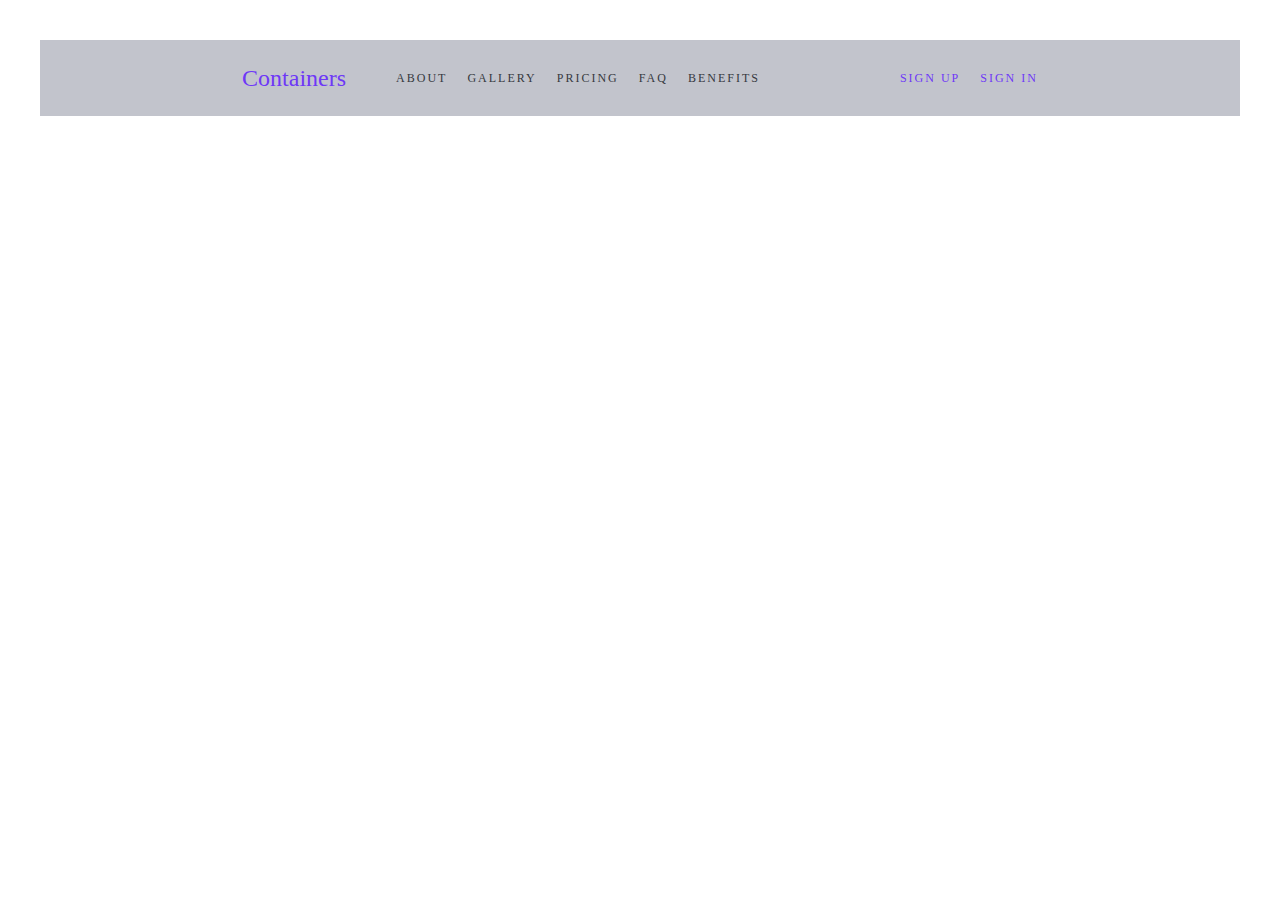
<file: classwork/index.html>
<!DOCTYPE html>
<html lang="en">
<head>
    <meta charset="UTF-8">
    <meta http-equiv="X-UA-Compatible" content="IE=edge">
    <meta name="viewport" content="width=device-width, initial-scale=1.0">
    <link rel="stylesheet" href="./style.css">
    <title>Document</title>
</head>
<body>
    <header class="header">
        <link rel="stylesheet" href="https://cdnjs.cloudflare.com/ajax/libs/font-awesome/6.2.1/css/all.min.css" integrity="sha512-MV7K8+y+gLIBoVD59lQIYicR65iaqukzvf/nwasF0nqhPay5w/9lJmVM2hMDcnK1OnMGCdVK+iQrJ7lzPJQd1w==" crossorigin="anonymous" referrerpolicy="no-referrer" />
        <h1 class="header__h1">Containers</h1>
        <ul class="header__ul">
            <li class="header__li"><a href="#About">ABOUT</a><i class="fa-solid fa-caret-down"></i></li>
            <li class="header__li"><a href="#Gallery">GALLERY</a></li>
            <li class="header__li"><a href="#Pricing">PRICING</a></li>
            <li class="header__li"><a href="#FAQ">FAQ</a></li>
            <li class="header__li"><a href="#Benefits">BENEFITS</a></li>
        </ul>
        <div class="icon">
            <i class="fa-brands fa-twitter"></i>
            <i class="fa-brands fa-instagram"></i>
            <i class="fa-brands fa-facebook"></i>
        </div>
        <ul class="header__ul2">
            <li class="header__li2"><a href="#">SIGN UP</a></li>
            <li class="header__li2"><a href="#">SIGN IN</a></li>
        </ul>
    </header>
</body>
</html>
</file>
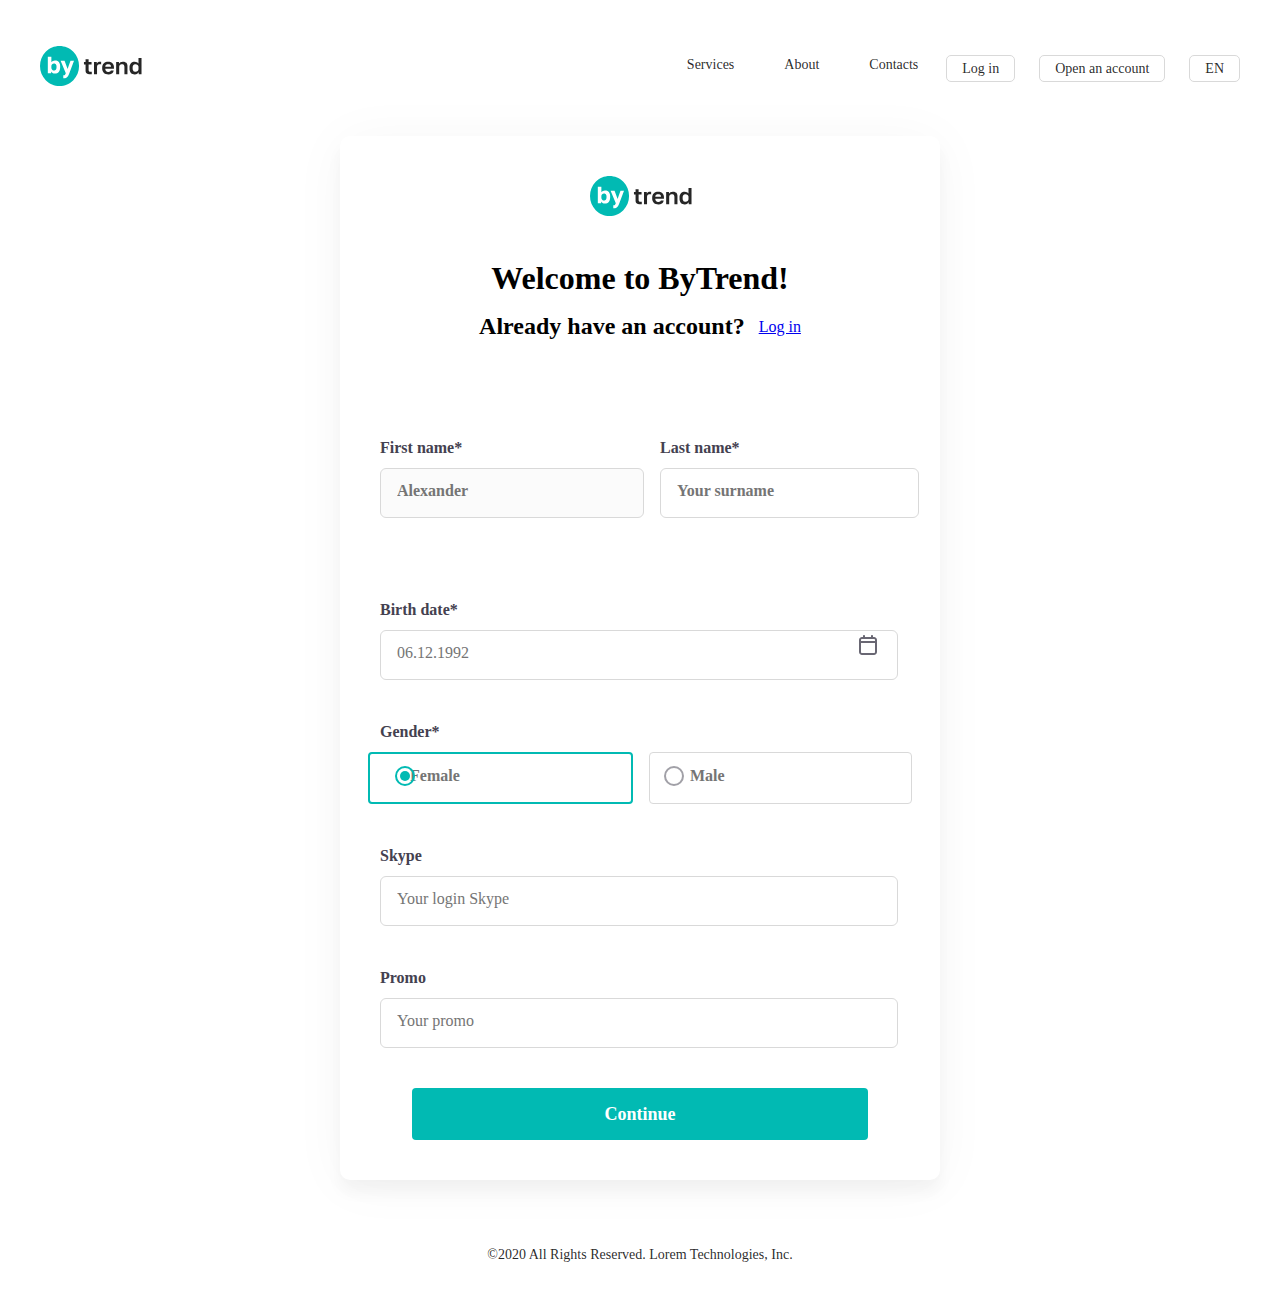
<file: practice/index.html>
<!DOCTYPE html>
<html lang="en">
<head>
    <meta charset="UTF-8">
    <meta http-equiv="X-UA-Compatible" content="IE=edge">
    <meta name="viewport" content="width=device-width, initial-scale=1.0">
    <title>practice work</title>
    <link rel="stylesheet" href="./css/style.css">
</head>
<body>
    <div class="firststep">
        <header>
            <div class="header__image">
            <img class="header__img" src="./image/logo.svg" alt="">
            </div>
            <div class="header__box">
            <ul class="header__ul">
                <li class="header__li"><a href="Services">Services</a></li>
                <li class="header__li"><a href="About ">About </a></li>
                <li class="header__li"><a href="Contacts">Contacts</a></li>
            </ul>
            <ul class="header__ul2">
                <li class="header__li2">
                    <button class="header__button"><a href="http://127.0.0.1:5500/practice/index.html">Log in</a></button>
                </li>
                <li class="header__li2">
                    <button class="header__button"> <a href="http://127.0.0.1:5500/practice/index2.html"> Open an account</a></button>
                </li>
                <li class="header__li2">
                    <button class="header__button"><a href="http://127.0.0.1:5500/practice/index3.html">EN</a></button>
                </li>
            </ul>
            </div>
        </header>
        <div class="bytrend">
            <div class="trend">
            <img class="trend__img" src="./image/logo.svg" alt="">
            <h1 class="trend__h1">Welcome to ByTrend!</h1>
            </div>
            <div class="trend2">
                <h2 class="trend__h2">Already have an account?</h2>
                <a class="trend__a" href="#">Log in</a>
            </div>
            <form>
                <div class="form-box">
                <div class="form1">
                <label class="form1__label" for="">First name*</label>
                <input class="form1__input" type="text" placeholder="Alexander">
                </div>
                <div class="form2">
                <label class="form2__label" for="">Last name*</label>
                <input class="form2__input" type="text" placeholder="Your surname">
                </div>
                </div>
                <div class="form-box2">
                    <div class="form3a">
                        <label class="form3__label" for="">Birth date*</label>
                    </div>
                    <div class="form3b">
                        <input class="form3__input" type="datetime" placeholder="06.12.1992">
                        <img class="form3__img" src="./image/Date 16 - 24px.svg" alt="">
                    </div>
                </div>
                <div class="form-box3">
                    <div class="form4">
                        <label class="form4__label" for="">Gender*</label>
                    </div>
                </div>
                <div class="form-box4">
                    <div class="form5">
                        <input class="form5__input1" type="text" placeholder="Female">
                        <img class="form5__img1" src="./image/Ellipse 1.svg" alt="">
                        <img class="form5__img2" src="./image/Ellipse 2.svg" alt="">
                        <input class="form5__input2" type="text" placeholder="Male">
                        <img class="form5__img3" src="./image/Ellipse 3.svg" alt="">
                    </div>
                </div>
                <div class="form-box5">
                    <div class="form5a">
                    <label class="form-box5__label" for="">Skype</label>
                    </div>
                    <div class="form5b">
                    <input class="form-box5__input" type="text" placeholder="Your login Skype">
                    </div>
                </div>
                <div class="form-box6">
                    <div class="form6a">
                    <label class="form-box6__label" for="">Promo</label>
                    </div>
                    <div class="form6b">
                    <input class="form-box6__input" type="text" placeholder="Your promo">
                    </div>
                </div>
                <div class="button">
                    <link rel="stylesheet" href="https://cdnjs.cloudflare.com/ajax/libs/font-awesome/6.2.1/css/all.min.css" integrity="sha512-MV7K8+y+gLIBoVD59lQIYicR65iaqukzvf/nwasF0nqhPay5w/9lJmVM2hMDcnK1OnMGCdVK+iQrJ7lzPJQd1w==" crossorigin="anonymous" referrerpolicy="no-referrer" />
                    <button class="button__b" type="button">Continue <i class="fa-solid fa-arrow-right"></i> </button>
                </div>
            </form>
        </div>
        <div class="theend">
            <h1 class="theend__h1">
                ©2020 All Rights Reserved. Lorem Technologies, Inc.
            </h1>
        </div>
    </div>
</body>
</html>
</file>
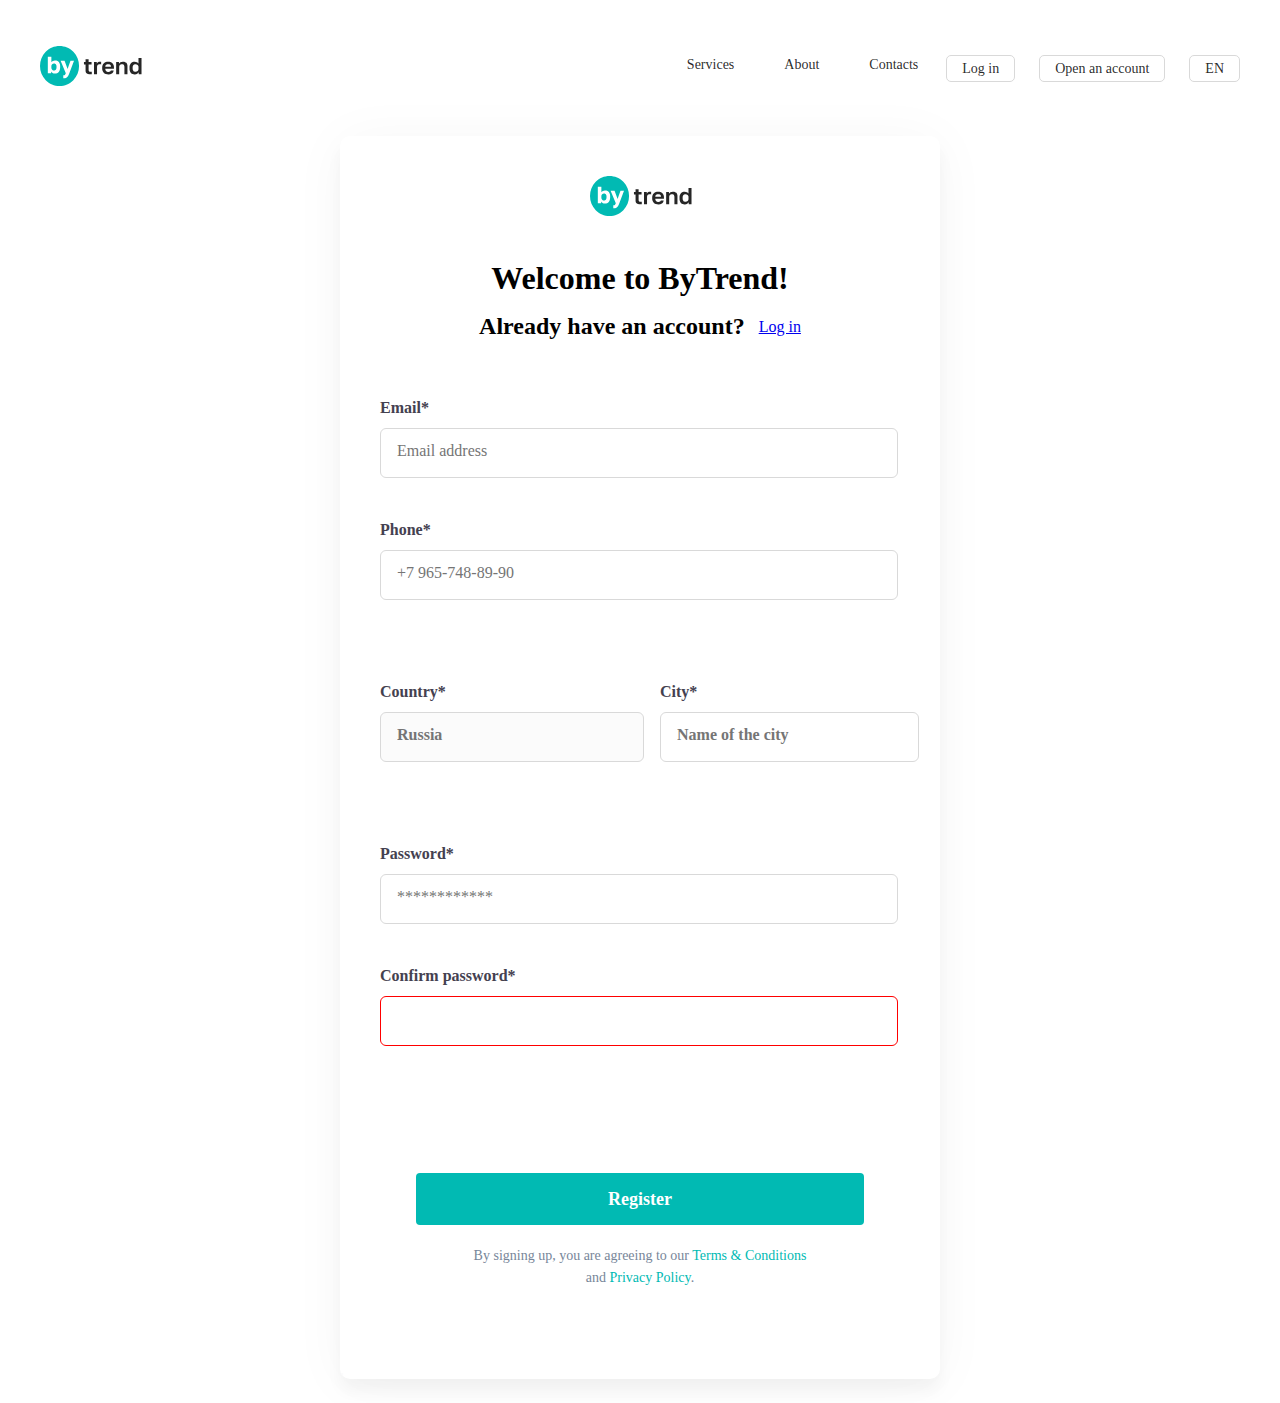
<file: practice/index2.html>
<!DOCTYPE html>
<html lang="en">
<head>
    <meta charset="UTF-8">
    <meta http-equiv="X-UA-Compatible" content="IE=edge">
    <meta name="viewport" content="width=device-width, initial-scale=1.0">
    <title>step2</title>
    <link rel="stylesheet" href="./css/style2.css">
</head>
<body>
    <div class="secondstep">
        <header>
            <div class="header__image">
            <img class="header__img" src="./image/logo.svg" alt="">
            </div>
            <div class="header__box">
            <ul class="header__ul">
                <li class="header__li"><a href="Services">Services</a></li>
                <li class="header__li"><a href="About ">About </a></li>
                <li class="header__li"><a href="Contacts">Contacts</a></li>
            </ul>
            <ul class="header__ul2">
                <li class="header__li2">
                    <button class="header__button"><a href="http://127.0.0.1:5500/practice/index.html">Log in</a></button>
                </li>
                <li class="header__li2">
                    <button class="header__button"> <a href="http://127.0.0.1:5500/practice/index2.html"> Open an account</a></button>
                </li>
                <li class="header__li2">
                    <button class="header__button"><a href="http://127.0.0.1:5500/practice/index3.html">EN</a></button>
                </li>
            </ul>
            </div>
        </header>
        <div class="bytrend">
                <div class="trend">
                <img class="trend__img" src="./image/logo.svg" alt="">
                <h1 class="trend__h1">Welcome to ByTrend!</h1>
                </div>
                <div class="trend2">
                    <h2 class="trend__h2">Already have an account?</h2>
                    <a class="trend__a" href="#">Log in</a>
                </div>
                <form>
                    <div class="form-box">
                    <div class="forma">
                        <label class="forma__label" for="">Email*</label>
                    </div>
                    <div class="formb">
                        <input class="formb__input" type="email" placeholder="Email address">
                    </div>
                    </div>
                    <div class="form-box1">
                    <div class="form1a">
                        <label class="form1a__label" for="">Phone*</label>
                    </div>
                    <div class="form1b">
                        <input class="form1b__input" type="text" placeholder="+7 965-748-89-90">
                    </div>
                    </div>
                    <div class="form-box2">
                        <div class="form2">
                            <link rel="stylesheet" href="https://cdnjs.cloudflare.com/ajax/libs/font-awesome/6.2.1/css/all.min.css" integrity="sha512-MV7K8+y+gLIBoVD59lQIYicR65iaqukzvf/nwasF0nqhPay5w/9lJmVM2hMDcnK1OnMGCdVK+iQrJ7lzPJQd1w==" crossorigin="anonymous" referrerpolicy="no-referrer" />
                        <label class="form2__label" for="">Country*</label>
                        <input class="form2__input" type="text" placeholder="Russia">
                        <i class="fa-solid fa-chevron-down"></i>
                        </div>
                        <div class="form2-a">
                        <label class="form2-a__label" for="">City*</label>
                        <input class="form2-a__input" type="text" placeholder="Name of the city">
                        </div>
                        </div>
                        <div class="form-box3">
                            <div class="form3a">
                                <link rel="stylesheet" href="https://cdnjs.cloudflare.com/ajax/libs/font-awesome/6.2.1/css/all.min.css" integrity="sha512-MV7K8+y+gLIBoVD59lQIYicR65iaqukzvf/nwasF0nqhPay5w/9lJmVM2hMDcnK1OnMGCdVK+iQrJ7lzPJQd1w==" crossorigin="anonymous" referrerpolicy="no-referrer" />
                                <i class="fa-regular fa-eye"></i>
                                <label class="form3a__label" for="">Password*</label>
                            </div>
                            <div class="form3b">
                                <input class="form3b__input" type="password" placeholder="************">
                            </div>
                            </div>
                        <div class="form-box4">
                            <div class="form4a">
                                <label class="form3a__label" for="">Confirm password*</label>
                            </div>
                            <div class="form4b">
                                <input class="form4b__input" type="password">
                            </div>
                            </div>
                            <div class="button">
                                <button class="button__b" type="button">Register</button>
                            </div>
                            <div class="theend">
                                <h1 class="theend__h1">
                                    By signing up, you are agreeing to our <span style="color: #01BAB3;">Terms & Conditions</span> <br> and <span style="color: #01BAB3;">Privacy Policy</span>.
                                </h1>
                            </div>
                            <p>.</p>
                </form>
            </div>
        </div>
    </div>
</body>
</html>
</file>
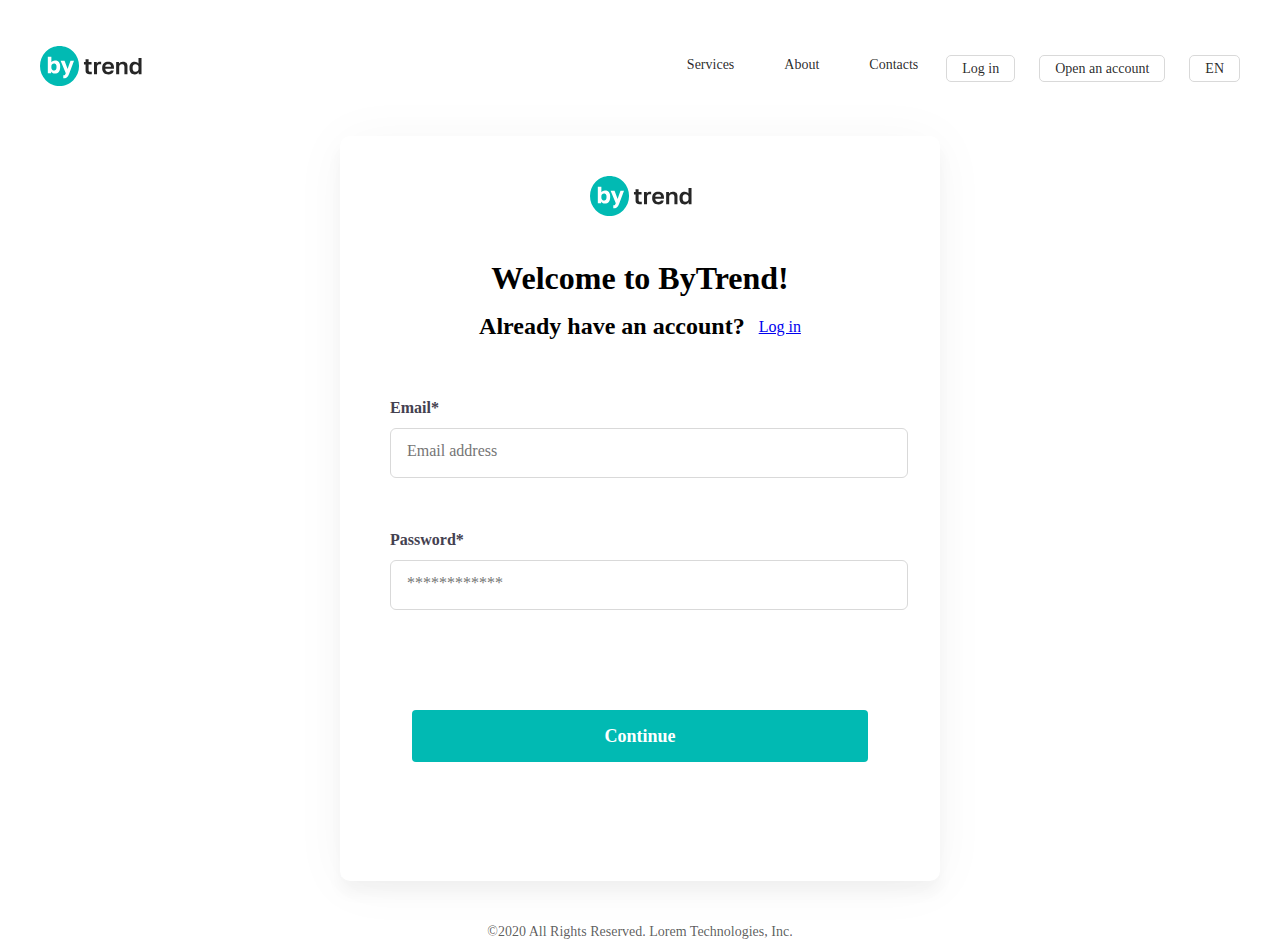
<file: practice/index3.html>
<!DOCTYPE html>
<html lang="en">
<head>
    <meta charset="UTF-8">
    <meta http-equiv="X-UA-Compatible" content="IE=edge">
    <meta name="viewport" content="width=device-width, initial-scale=1.0">
    <title>step 3</title>
    <link rel="stylesheet" href="./css/style3.css">
</head>
<body>
    <div class="thirdstep">
        <header>
            <div class="header__image">
            <img class="header__img" src="./image/logo.svg" alt="">
            </div>
            <div class="header__box">
            <ul class="header__ul">
                <li class="header__li"><a href="Services">Services</a></li>
                <li class="header__li"><a href="About ">About </a></li>
                <li class="header__li"><a href="Contacts">Contacts</a></li>
            </ul>
            <ul class="header__ul2">
                <li class="header__li2">
                    <button class="header__button"><a href="http://127.0.0.1:5500/practice/index.html">Log in</a></button>
                </li>
                <li class="header__li2">
                    <button class="header__button"> <a href="http://127.0.0.1:5500/practice/index2.html"> Open an account</a></button>
                </li>
                <li class="header__li2">
                    <button class="header__button"><a href="http://127.0.0.1:5500/practice/index3.html">EN</a></button>
                </li>
            </ul>
            </div>
        </header>
        <div class="bytrend">
                 <div class="trend">
                <img class="trend__img" src="./image/logo.svg" alt="">
                <h1 class="trend__h1">Welcome to ByTrend!</h1>
                </div>
                <div class="trend2">
                    <h2 class="trend__h2">Already have an account?</h2>
                    <a class="trend__a" href="#">Log in</a>
                </div>
                <form>
                    <div class="form-box">
                        <div class="forma">
                            <label class="forma__label" for="">Email*</label>
                        </div>
                        <div class="formb">
                            <input class="formb__input" type="email" placeholder="Email address">
                        </div>
                        </div>
                        <div class="form-box3">
                            <div class="form3a">
                                <link rel="stylesheet" href="https://cdnjs.cloudflare.com/ajax/libs/font-awesome/6.2.1/css/all.min.css" integrity="sha512-MV7K8+y+gLIBoVD59lQIYicR65iaqukzvf/nwasF0nqhPay5w/9lJmVM2hMDcnK1OnMGCdVK+iQrJ7lzPJQd1w==" crossorigin="anonymous" referrerpolicy="no-referrer" />
                                <i class="fa-regular fa-eye"></i>
                                <label class="form3a__label" for="">Password*</label>
                            </div>
                            <div class="form3b">
                                <input class="form3b__input" type="password" placeholder="************">
                            </div>
                        </div>
                        <div class="button">
                            <link rel="stylesheet" href="https://cdnjs.cloudflare.com/ajax/libs/font-awesome/6.2.1/css/all.min.css" integrity="sha512-MV7K8+y+gLIBoVD59lQIYicR65iaqukzvf/nwasF0nqhPay5w/9lJmVM2hMDcnK1OnMGCdVK+iQrJ7lzPJQd1w==" crossorigin="anonymous" referrerpolicy="no-referrer" />
                            <button class="button__b" type="button">Continue <i class="fa-solid fa-arrow-right"></i> </button>
                        </div>
                        <div class="theend">
                            <p>.</p>
                        </div>
                </form>
        </div>
        <div class="end">
            <p class="end">
                ©2020 All Rights Reserved. Lorem Technologies, Inc.
            </p>
        </div>
    </div>
</body>
</html>
</file>
<file: classwork/style.css>
*{
    margin: 0;
    padding: 0;
    box-sizing: border-box;
}
:root{
    --color-lavender: #6E38F7;
    --color-grey: #363940;
}
.header{
    width: 1200px;
    height: 76px;
    margin: 40px auto;
    display: flex;
    align-items: center;
    justify-content: center;
    gap: 50px;
    background-color: #c2c4cc;
}
.header__h1{
    font-family: 'Rubik';
    font-style: normal;
    font-weight: 500;
    font-size: 24px;
    line-height: 28px;
    color: var(--color-lavender);
}
.header__ul{
    display: flex;
    gap: 20px;
    list-style: none;
}
.header__li{
    text-decoration: none;
}
.header__li a{
    font-family: 'Rubik';
    font-style: normal;
    font-weight: 500;
    font-size: 12px;
    line-height: 20px;
    color: var(--color-grey);
    text-decoration: none;
    letter-spacing: 2px;
}
.icon{
    display: flex;
    gap: 20px;
    cursor: pointer;
}
.header__ul2{
    display: flex;
    gap: 20px;
    list-style: none;
}
.header__li2 a{
    font-family: 'Rubik';
    font-style: normal;
    font-weight: 500;
    font-size: 12px;
    line-height: 20px;
    letter-spacing: 2px;
    color: var(--color-lavender);
    text-decoration: none;
}
</file>
<file: practice/css/style.css>
*{
    margin: 0;
    padding: 0;
    box-sizing: border-box;
}
:root{
    --color-black: #000000d9;
    --color-black-yellow: yellow;
    --color-f: #FFFFFF;
    --color-fb: #FBFBFB;
    --color-d: #D9D9D9;
    --color-4: #444150;
    --color-01: #01BAB3;
}
.firststeep{
    width: 1200px;
    outline: none;
}
header{
    width: 1200px;
    height: 56px;
    margin: 40px auto;
    display: flex;
    align-items: center;
    justify-content: space-between;
}
.header__box{
    display: flex;
    gap: 28px;
}
.header__ul{
    display: flex;
    gap: 50px;
    list-style: none;
}
.header__ul2{
    display: flex;
    gap: 24px;
    list-style: none;
}
.header__li a{
    text-decoration: none;
    font-family: '?????';
    font-style: normal;
    font-weight: 400;
    font-size: 14px;
    line-height: 14px;
    color: var(--color-black);
}
.header__li2{
    border: 1px solid var(--color-d);
    border-radius: 5px;
}
.header__button{
    border: none;
    background-color: transparent;
    padding: 5px 15px;
}
.header__li2 .header__button a{
    font-family: '?????';
    font-style: normal;
    font-weight: 400;
    font-size: 14px;
    line-height: 14px;
    color: var(--color-black);
    background-color: transparent;
    cursor: pointer;
    text-decoration: none;
}
.header__li a:hover{
    color: var(--color-black-yellow);
}
.header__li2 button a:hover{
    transition: all 0.5s;
    color: var(--color-black-yellow);
}
.bytrend{
    width: 600px;
    background: var(--color-f);
    box-shadow: 0px 12px 16px rgba(0, 0, 0, 0.04), 0px 4px 56px rgba(0, 0, 0, 0.04);
    border-radius: 10px;
    margin: 24px auto;
}
.trend__img{
    padding: 40px 250px;
}
.trend__h1{
    text-align: center;
}
.trend2{
    margin-top: 16px;
    margin-bottom: 56px;
    display: flex;
    align-items: center;
    justify-content: center;
    gap: 14px;
}   
.form-box{
    display: flex;
    padding: 40px;
}
.form1{
    display: flex;
    flex-wrap: wrap;
    row-gap: 8px;
}
.form1__label{
    font-family: 'Segoe UI';
    font-style: normal;
    font-weight: 600;
    font-size: 16px;
    line-height: 24px;
    color: var(--color-4);
}
.form1__input{
    margin-right: 16px;
    padding: 10px 40px 14px 16px;
    font-family: 'Segoe UI';
    font-style: normal;
    font-weight: 600;
    font-size: 16px;
    line-height: 24px;
    color: var(--color-black);
    background: var(--color-fb);
    border: 1px solid var(--color-d);
    border-radius: 6px;
}
.form2{
    display: flex;
    flex-wrap: wrap;
    row-gap: 8px;
}
.form2__label{
    font-family: 'Segoe UI';
    font-style: normal;
    font-weight: 600;
    font-size: 16px;
    line-height: 24px;
    color: var(--color-4);
}
.form2__input{
    padding: 10px 35px 14px 16px;
    font-family: 'Segoe UI';
    font-style: normal;
    font-weight: 600;
    font-size: 16px;
    line-height: 24px;
    color: var(--color-black);
    border: 1px solid var(--color-d);
    border-radius: 6px;
}
.form-box2{
    margin: 40px;
    position: relative;
}
.form3__label{
    font-family: 'Segoe UI';
    font-style: normal;
    font-weight: 600;
    font-size: 16px;
    line-height: 24px;
    color: var(--color-4);
}
.form3__input{
    margin-top: 8px;
    padding: 10px 300px 14px 16px;
    background: var(--color-f);
    border: 1px solid #D9D9D9;
    border-radius: 6px;
    font-family: '?????';
    font-style: normal;
    font-weight: 400;
    font-size: 16px;
    line-height: 24px;
    color: #444150;
}
.form3__img{
    position: absolute;
    right: 20px;
    top: 35px;
}
.form4__label{
    font-family: 'Segoe UI';
    font-style: normal;
    font-weight: 600;
    font-size: 16px;
    line-height: 24px;
    color: var(--color-4);
}
.form-box3{
    margin-left: 40px;
    margin-bottom: 8px;
}
.form5{
    display: flex;
    justify-content: center;
    gap: 16px;
    position: relative;
}
.form5__img1{
    position: absolute;
    left: 60px;
    top: 19px;
}
.form5__img2{
    position: absolute;
    left: 55px;
    top: 14px;
}
.form5__img3{
    position: absolute;
    right: 256px;
    top: 14px;
}
.form5__input1{
    padding: 10px 15px 14px 40px;
    font-family: 'Segoe UI';
    font-style: normal;
    font-weight: 600;
    font-size: 16px;
    line-height: 24px;
    background: var(--color-f);
    border: 2px solid var(--color-01);
    border-radius: 4px;
}
.form5__input2{
    padding: 10px 15px 14px 40px;
    font-family: 'Segoe UI';
    font-style: normal;
    font-weight: 600;
    font-size: 16px;
    line-height: 24px;
    color: var(--color-4);
    background: var(--color-f);
    border: 1px solid var(--color-d);
    border-radius: 4px;
}
.form-box5{
    margin: 40px;
}
.form-box5__label{  
    margin-top: 24px;
    font-family: 'Segoe UI';
    font-style: normal;
    font-weight: 600;
    font-size: 16px;
    line-height: 24px;
    color: var(--color-4);
}
.form-box5__input{
    margin-top: 8px;
    padding: 10px 300px 14px 16px;
    font-family: '?????';
    font-style: normal;
    font-weight: 400;
    font-size: 16px;
    line-height: 24px;
    color: var(--color-4);
    background: var(--color-f);
    border: 1px solid var(--color-d);
    border-radius: 6px;
}
.form-box6{
    margin: 40px;
}
.form-box6__label{
    margin-top: 24px;
    font-family: 'Segoe UI';
    font-style: normal;
    font-weight: 600;
    font-size: 16px;
    line-height: 24px;
    color: var(--color-4);
}
.form-box6__input{
    margin-top: 8px;
    padding: 10px 300px 14px 16px;
    font-family: '?????';
    font-style: normal;
    font-weight: 400;
    font-size: 16px;
    line-height: 24px;
    color: var(--color-4);
    background: var(--color-f);
    border: 1px solid var(--color-d);
    border-radius: 6px;
}
.button{
    display: flex;
    justify-content: center;
    margin-top: 24px;
}
.button__b{
    margin-bottom: 40px;
    padding: 12px 190px;
    background: var(--color-01);
    border-radius: 4px;
    font-family: 'Segoe UI';
    font-style: normal;
    font-weight: 600;
    font-size: 18px;
    line-height: 24px;
    text-align: center;
    color: #FFFFFF;
    border-color: transparent;
}
.theend__h1{
    margin-top: 64px;
    margin-bottom: 25px;
    font-family: '?????';
    font-style: normal;
    font-weight: 400;
    font-size: 14px;
    line-height: 22px;
    text-align: center;
    color: var(--color-black);
}
</file>
<file: practice/css/style2.css>
*{
    margin: 0;
    padding: 0;
    box-sizing: border-box;
}
:root{
    --color-black: #000000d9;
    --color-black-yellow: yellow;
    --color-f: #FFFFFF;
    --color-fb: #FBFBFB;
    --color-d: #D9D9D9;
    --color-4: #444150;
    --color-01: #01BAB3;
    --color-77: #778699
}
.secondsteep{
    width: 1200px;
}
header{
    width: 1200px;
    height: 56px;
    margin: 40px auto;
    display: flex;
    align-items: center;
    justify-content: space-between;
}
.header__box{
    display: flex;
    gap: 28px;
}
.header__ul{
    display: flex;
    gap: 50px;
    list-style: none;
}
.header__ul2{
    display: flex;
    gap: 24px;
    list-style: none;
}
.header__li a{
    text-decoration: none;
    font-family: '?????';
    font-style: normal;
    font-weight: 400;
    font-size: 14px;
    line-height: 14px;
    color: var(--color-black);
}
.header__li2{
    border: 1px solid var(--color-d);
    border-radius: 5px;
}
.header__button{
    border: none;
    background-color: transparent;
    padding: 5px 15px;
}
.header__li2 .header__button a{
    font-family: '?????';
    font-style: normal;
    font-weight: 400;
    font-size: 14px;
    line-height: 14px;
    color: var(--color-black);
    background-color: transparent;
    cursor: pointer;
    text-decoration: none;
}
.header__li a:hover{
    color: var(--color-black-yellow);
}
.header__li2 button a:hover{
    transition: all 0.5s;
    color: var(--color-black-yellow);
}
.bytrend{
    width: 600px;
    background: var(--color-f);
    box-shadow: 0px 12px 16px rgba(0, 0, 0, 0.04), 0px 4px 56px rgba(0, 0, 0, 0.04);
    border-radius: 10px;
    margin: 24px auto;
}
.trend__img{
    padding: 40px 250px;
}
.trend__h1{
    text-align: center;
}
.trend2{
    margin-top: 16px;
    margin-bottom: 56px;
    display: flex;
    align-items: center;
    justify-content: center;
    gap: 14px;
}   
.form-box{
    margin: 40px;
    position: relative;
}
.forma__label{
    font-family: 'Segoe UI';
    font-style: normal;
    font-weight: 600;
    font-size: 16px;
    line-height: 24px;
    color: var(--color-4);
}
.formb__input{
    margin-top: 8px;
    padding: 10px 300px 14px 16px;
    background: var(--color-f);
    border: 1px solid #D9D9D9;
    border-radius: 6px;
    font-family: '?????';
    font-style: normal;
    font-weight: 400;
    font-size: 16px;
    line-height: 24px;
    color: #444150;
    outline: none;
}
.form-box1{
    margin: 40px;
    position: relative;
}
.form1a__label{
    font-family: 'Segoe UI';
    font-style: normal;
    font-weight: 600;
    font-size: 16px;
    line-height: 24px;
    color: var(--color-4);
}
.form1b__input{
    margin-top: 8px;
    padding: 10px 300px 14px 16px;
    background: var(--color-f);
    border: 1px solid #D9D9D9;
    border-radius: 6px;
    font-family: '?????';
    font-style: normal;
    font-weight: 400;
    font-size: 16px;
    line-height: 24px;
    color: #444150;
    outline: none;
}
.form-box2{
    display: flex;
    padding: 40px;
}
.form2{
    display: flex;
    flex-wrap: wrap;
    row-gap: 8px;
    position: relative;
}
.form2__label{
    font-family: 'Segoe UI';
    font-style: normal;
    font-weight: 600;
    font-size: 16px;
    line-height: 24px;
    color: var(--color-4);
}
.form2__input{
    margin-right: 16px;
    padding: 10px 40px 14px 16px;
    font-family: 'Segoe UI';
    font-style: normal;
    font-weight: 600;
    font-size: 16px;
    line-height: 24px;
    color: var(--color-black);
    background: var(--color-fb);
    border: 1px solid var(--color-d);
    border-radius: 6px;
    outline: none;
}
.form2-a{
    display: flex;
    flex-wrap: wrap;
    row-gap: 8px;
}
.form2-a__label{
    font-family: 'Segoe UI';
    font-style: normal;
    font-weight: 600;
    font-size: 16px;
    line-height: 24px;
    color: var(--color-4);
}
.form2-a__input{
    padding: 10px 35px 14px 16px;
    font-family: 'Segoe UI';
    font-style: normal;
    font-weight: 600;
    font-size: 16px;
    line-height: 24px;
    color: var(--color-black);
    border: 1px solid var(--color-d);
    border-radius: 6px;
    outline: none;
}
.form2 i{
    position: absolute;
    left: 220px;
    top: 50px;
}
.form-box3{
    margin: 40px;
    position: relative;
}
.form3a__label{
    font-family: 'Segoe UI';
    font-style: normal;
    font-weight: 600;
    font-size: 16px;
    line-height: 24px;
    color: var(--color-4);
}
.form3b__input{
    margin-top: 8px;
    padding: 10px 300px 14px 16px;
    background: var(--color-f);
    border: 1px solid var(--color-d);
    border-radius: 6px;
    font-family: '?????';
    font-style: normal;
    font-weight: 400;
    font-size: 16px;
    line-height: 24px;
    color: #444150;
    outline: none;
}
.form3a i{
    position: absolute;
    right: 30px;
    top: 50px;
}
.form-box4{
    margin: 40px;
    position: relative;
}
.form4a__label{
    font-family: 'Segoe UI';
    font-style: normal;
    font-weight: 600;
    font-size: 16px;
    line-height: 24px;
    color: var(--color-4);
}
.form4b__input{
    margin-top: 8px;
    padding: 10px 300px 14px 16px;
    background: var(--color-f);
    border: 1px solid red;
    border-radius: 6px;
    font-family: '?????';
    font-style: normal;
    font-weight: 400;
    font-size: 16px;
    line-height: 24px;
    color: #444150;
    outline: none;
}
.button{
    display: flex;
    justify-content: center;
    margin-top: 24px;
}
.button__b{
    margin-top: 87px;
    margin-bottom: 20px;
    padding: 12px 190px;
    background: var(--color-01);
    border-radius: 4px;
    font-family: 'Segoe UI';
    font-style: normal;
    font-weight: 600;
    font-size: 18px;
    line-height: 24px;
    text-align: center;
    color: #FFFFFF;
    border-color: transparent;
}
.theend__h1{
    margin-bottom: 72px;
    font-family: '?????';
    font-style: normal;
    font-weight: 400;
    font-size: 14px;
    line-height: 22px;
    text-align: center;
    color: var(--color-77);
}
p{
    color: var(--color-fb);
}
</file>
<file: practice/css/style3.css>
*{
    margin: 0;
    padding: 0;
    box-sizing: border-box;
}
:root{
    --color-black: #000000d9;
    --color-black-yellow: yellow;
    --color-f: #FFFFFF;
    --color-fb: #FBFBFB;
    --color-d: #D9D9D9;
    --color-4: #444150;
    --color-01: #01BAB3;
    --color-77: #778699
}
.secondsteep{
    width: 1200px;
}
header{
    width: 1200px;
    height: 56px;
    margin: 40px auto;
    display: flex;
    align-items: center;
    justify-content: space-between;
}
.header__box{
    display: flex;
    gap: 28px;
}
.header__ul{
    display: flex;
    gap: 50px;
    list-style: none;
}
.header__ul2{
    display: flex;
    gap: 24px;
    list-style: none;
}
.header__li a{
    text-decoration: none;
    font-family: '?????';
    font-style: normal;
    font-weight: 400;
    font-size: 14px;
    line-height: 14px;
    color: var(--color-black);
}
.header__li2{
    border: 1px solid var(--color-d);
    border-radius: 5px;
}
.header__button{
    border: none;
    background-color: transparent;
    padding: 5px 15px;
}
.header__li2 .header__button a{
    font-family: '?????';
    font-style: normal;
    font-weight: 400;
    font-size: 14px;
    line-height: 14px;
    color: var(--color-black);
    background-color: transparent;
    cursor: pointer;
    text-decoration: none;
}
.header__li a:hover{
    color: var(--color-black-yellow);
}
.header__li2 button a:hover{
    transition: all 0.5s;
    color: var(--color-black-yellow);
}
.bytrend{
    width: 600px;
    background: var(--color-f);
    box-shadow: 0px 12px 16px rgba(0, 0, 0, 0.04), 0px 4px 56px rgba(0, 0, 0, 0.04);
    border-radius: 10px;
    margin: 24px auto;
}
.trend__img{
    padding: 40px 250px;
}
.trend__h1{
    text-align: center;
}
.trend2{
    margin-top: 16px;
    margin-bottom: 56px;
    display: flex;
    align-items: center;
    justify-content: center;
    gap: 14px;
}   
.form-box{
    margin: 50px;
    position: relative;
}
.forma__label{
    font-family: 'Segoe UI';
    font-style: normal;
    font-weight: 600;
    font-size: 16px;
    line-height: 24px;
    color: var(--color-4);
}
.formb__input{
    margin-top: 8px;
    padding: 10px 300px 14px 16px;
    background: var(--color-f);
    border: 1px solid #D9D9D9;
    border-radius: 6px;
    font-family: '?????';
    font-style: normal;
    font-weight: 400;
    font-size: 16px;
    line-height: 24px;
    color: #444150;
    outline: none;
}
.form-box3{
    margin-top: 30px;
    margin: 50px;
    position: relative;
}
.form3a__label{
    font-family: 'Segoe UI';
    font-style: normal;
    font-weight: 600;
    font-size: 16px;
    line-height: 24px;
    color: var(--color-4);
}
.form3b__input{
    margin-top: 8px;
    padding: 10px 300px 14px 16px;
    background: var(--color-f);
    border: 1px solid var(--color-d);
    border-radius: 6px;
    font-family: '?????';
    font-style: normal;
    font-weight: 400;
    font-size: 16px;
    line-height: 24px;
    color: #444150;
    outline: none;
}
.form3a i{
    position: absolute;
    right: 30px;
    top: 50px;
}
.button{
    display: flex;
    justify-content: center;
    margin-top: 100px;
    margin-bottom: 61px;
}
.button__b{
    margin-bottom: 40px;
    padding: 12px 190px;
    background: var(--color-01);
    border-radius: 4px;
    font-family: 'Segoe UI';
    font-style: normal;
    font-weight: 600;
    font-size: 18px;
    line-height: 24px;
    text-align: center;
    color: #FFFFFF;
    border-color: transparent;
}
p{
    color: var(--color-f);
}
.end{
    margin-top: 40px;
    font-family: '?????';
    font-style: normal;
    font-weight: 400;
    font-size: 14px;
    line-height: 22px;
    text-align: center;
    color: rgba(0, 0, 0, 0.65);
}
</file>
